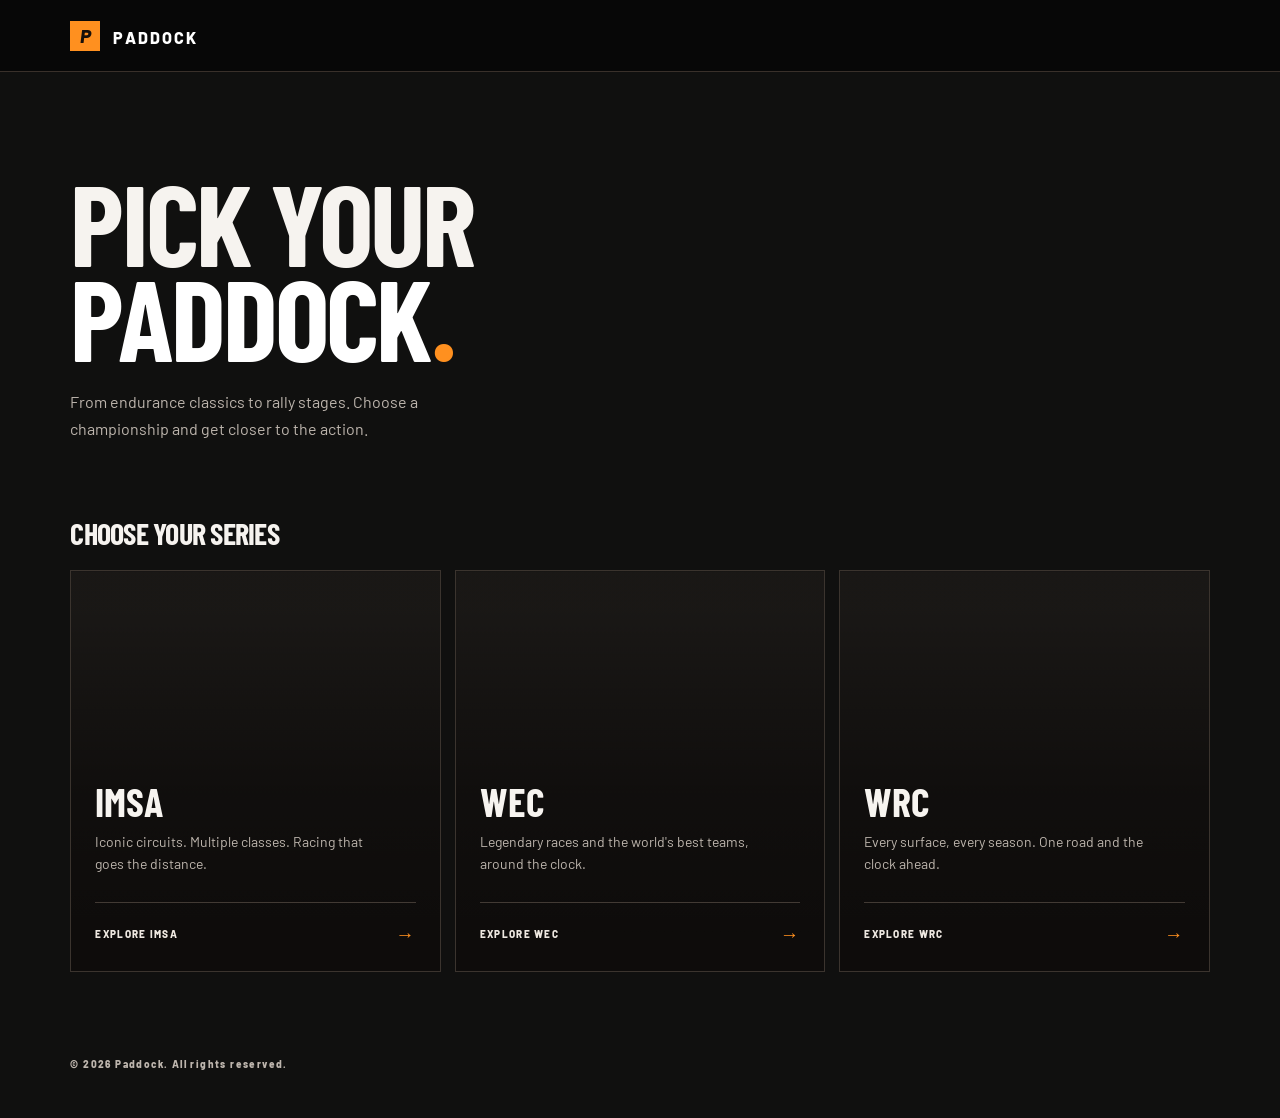
<file: index.html>
<!DOCTYPE html>
<html lang="en">

<head>
  <meta charset="UTF-8">
  <meta name="viewport" content="width=device-width, initial-scale=1">
  <meta name="description" content="Explore IMSA, WEC and WRC on Paddock.">
  <title>Paddock | Choose your series</title>
  <link rel="stylesheet" href="src/css/imsa.css">
  <link rel="stylesheet" href="src/css/index.css">
</head>

<body class="home-page">
  <header class="topbar">
    <a class="brand" href="index.html"><span class="brand-mark">P</span> PADDOCK</a>

  </header>

  <main class="shell home-shell">
    <section class="home-intro" aria-labelledby="home-title">
      <div>
        <h1 id="home-title">Pick your<br><span>paddock<span class="accent">.</span></span></h1>
        <p class="home-copy">From endurance classics to rally stages. Choose a championship and get closer to the
          action.</p>
      </div>

    </section>

    <section class="series-section" aria-labelledby="series-heading">
      <div class="series-heading">
        <div>
          <h2 id="series-heading">Choose your series</h2>
        </div><span class="section-note"></span>
      </div>
      <div class="series-grid">
        <a class="series-card card-imsa" href="src/imsa.html">
          <div class="card-content">
            <h3>IMSA</h3>
            <p>Iconic circuits. Multiple classes. Racing that goes the distance.</p>
            <span class="card-cta">EXPLORE IMSA <span aria-hidden="true">→</span></span>
          </div>
        </a>
        <a class="series-card card-wec" href="src/wec.html">
          <div class="card-content">
            <h3>WEC</h3>
            <p>Legendary races and the world's best teams, around the clock.</p>
            <span class="card-cta">EXPLORE WEC <span aria-hidden="true">→</span></span>
          </div>
        </a>
        <a class="series-card card-wrc" href="src/wrc.html">
          <div class="card-content">
            <h3>WRC</h3>
            <p>Every surface, every season. One road and the clock ahead.</p>
            <span class="card-cta">EXPLORE WRC <span aria-hidden="true">→</span></span>
          </div>
        </a>
      </div>
    </section>
    
  </main>
  <footer class="footer" style="margin-top: 3rem;">
    <div>
      <p class="home-title">© 2026 Paddock. All rights reserved.</p>
    </div>
  </footer>
</body>

</html>
</file>
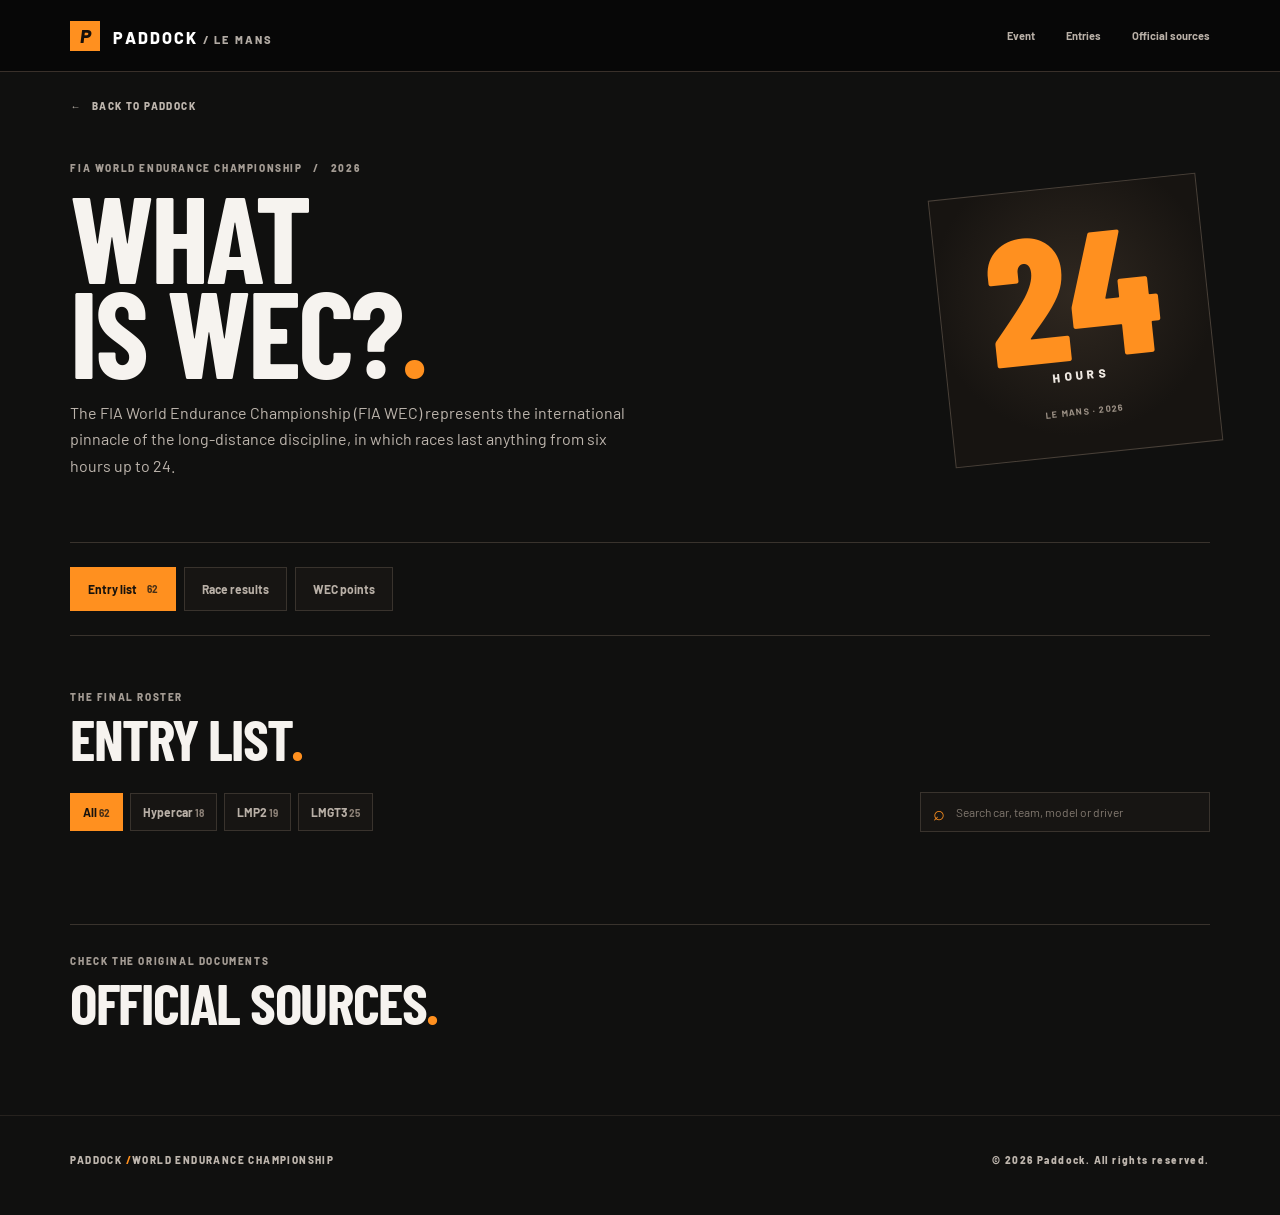
<file: src/wec.html>
<!DOCTYPE html>
<html lang="en">
<head>
    <meta charset="UTF-8">
    <meta name="viewport" content="width=device-width, initial-scale=1">
    <meta name="description" content="Explore the 2026 24 Hours of Le Mans entry list, final race classification and WEC points.">
    <title>24 Hours of Le Mans 2026 | Paddock</title>
    <link rel="stylesheet" href="css/imsa.css">
    <link rel="stylesheet" href="css/wec.css">
</head>
<body class="lemans-page">
    <header class="topbar">
        <a class="brand" href="../index.html"><span class="brand-mark">P</span> PADDOCK <span class="brand-sub">/ LE MANS</span></a>
        <nav class="lm-nav" aria-label="Le Mans page navigation">
            <a href="#event">Event</a>
            <a href="#entry-list">Entries</a>
            <a href="#official-sources">Official sources</a>
        </nav>
    </header>
    <main class="shell lm-shell">
        <a class="back-link lm-back" href="../index.html">← &nbsp; BACK TO PADDOCK</a>
        <section class="lm-hero" id="event" aria-labelledby="event-title">
            <div class="lm-hero-copy">
                <p class="lm-kicker">FIA WORLD ENDURANCE CHAMPIONSHIP &nbsp; / &nbsp; 2026</p>
                <h1 id="event-title">WHAT<br>IS WEC?<span class="accent">.</span></h1>
                <p class="lm-lede">The FIA World Endurance Championship (FIA WEC) represents the international pinnacle of the long-distance discipline, in which races last anything from six hours up to 24.</p>
            </div>
            <div class="lm-hero-mark" aria-hidden="true">
                <span>24</span>
                <small>HOURS</small>
                <i>LE MANS · 2026</i>
            </div>
        </section>
        <nav class="lm-view-tabs" aria-label="Le Mans data views">
            <button type="button" class="lm-view-tab is-active" data-view="entries" aria-pressed="true">Entry list <span>62</span></button>
            <button type="button" class="lm-view-tab" data-view="results" aria-pressed="false">Race results</button>
            <button type="button" class="lm-view-tab" data-view="points" aria-pressed="false">WEC points</button>
        </nav>
        <section class="lm-view" data-panel="entries" id="entry-list" aria-labelledby="entry-heading">
            <div class="lm-section-heading">
                <div>
                    <p class="lm-kicker">THE FINAL ROSTER</p>
                    <h2 id="entry-heading">Entry list<span class="accent">.</span></h2>
                </div>
                <p class="lm-entry-count" id="entry-count" aria-live="polite"></p>
            </div>
            <div class="lm-controls">
                <div class="lm-class-filters" role="group" aria-label="Filter entries by class">
                    <button type="button" class="lm-filter is-active" data-class="ALL" aria-pressed="true">All <span>62</span></button>
                    <button type="button" class="lm-filter" data-class="HYPERCAR" aria-pressed="false">Hypercar <span>18</span></button>
                    <button type="button" class="lm-filter" data-class="LMP2" aria-pressed="false">LMP2 <span>19</span></button>
                    <button type="button" class="lm-filter" data-class="LMGT3" aria-pressed="false">LMGT3 <span>25</span></button>
                </div>
                <label class="lm-search">
                    <span class="sr-only">Search by car number, team, manufacturer, car model or driver</span>
                    <span aria-hidden="true">⌕</span>
                    <input id="entry-search" type="search" placeholder="Search car, team, model or driver">
                </label>
            </div>
            <div class="lm-entry-grid" id="entries" aria-live="polite"></div>
        </section>
        <section class="lm-view" data-panel="results" hidden aria-labelledby="results-heading">
            <div class="lm-section-heading">
                <div>
                    <p class="lm-kicker">OFFICIAL FINAL CLASSIFICATION</p>
                    <h2 id="results-heading">Race results<span class="accent">.</span></h2>
                </div>
                <p class="lm-entry-count">Classified finishers first · retired entries after</p>
            </div>
            <div class="lm-table-wrap">
                <table class="lm-table">
                    <thead>
                        <tr>
                            <th scope="col">Overall</th>
                            <th scope="col">Class</th>
                            <th scope="col">Car / team</th>
                            <th scope="col">Status</th>
                            <th scope="col">Laps</th>
                            <th scope="col">Total time</th>
                            <th scope="col">Best lap</th>
                            <th scope="col">Pit stops</th>
                        </tr>
                    </thead>
                    <tbody id="results"></tbody>
                </table>
            </div>
            <p class="lm-footnote">A dash indicates a position or time not recorded for a retired entry. Class filter applies to this view too.</p>
        </section>
        <section class="lm-view" data-panel="points" hidden aria-labelledby="points-heading">
            <div class="lm-section-heading">
                <div>
                    <p class="lm-kicker">CHAMPIONSHIP SCORING</p>
                    <h2 id="points-heading">WEC points<span class="accent">.</span></h2>
                </div>
                <p class="lm-entry-count">Race points and pole bonus shown separately</p>
            </div>
            <p class="lm-points-note">These are championship points awarded at Le Mans, not race finishing positions. LMP2 is not a WEC championship class and is therefore shown in the entry list and race results only.</p>
            <div id="points-tables" class="lm-points-grid"></div>
        </section>
        <section class="lm-sources" id="official-sources" aria-labelledby="sources-heading">
            <div>
                <p class="lm-kicker">CHECK THE ORIGINAL DOCUMENTS</p>
                <h2 id="sources-heading">Official sources<span class="accent">.</span></h2>
            </div>
            <div class="lm-source-links" id="source-links"></div>
        </section>
    </main>
    <footer class="footer lm-footer">
        <span>PADDOCK <span class="accent">/</span>WORLD ENDURANCE CHAMPIONSHIP</span>
      <p class="home-title">© 2026 Paddock. All rights reserved.</p>
    </footer>
</body>
</html>
</file>
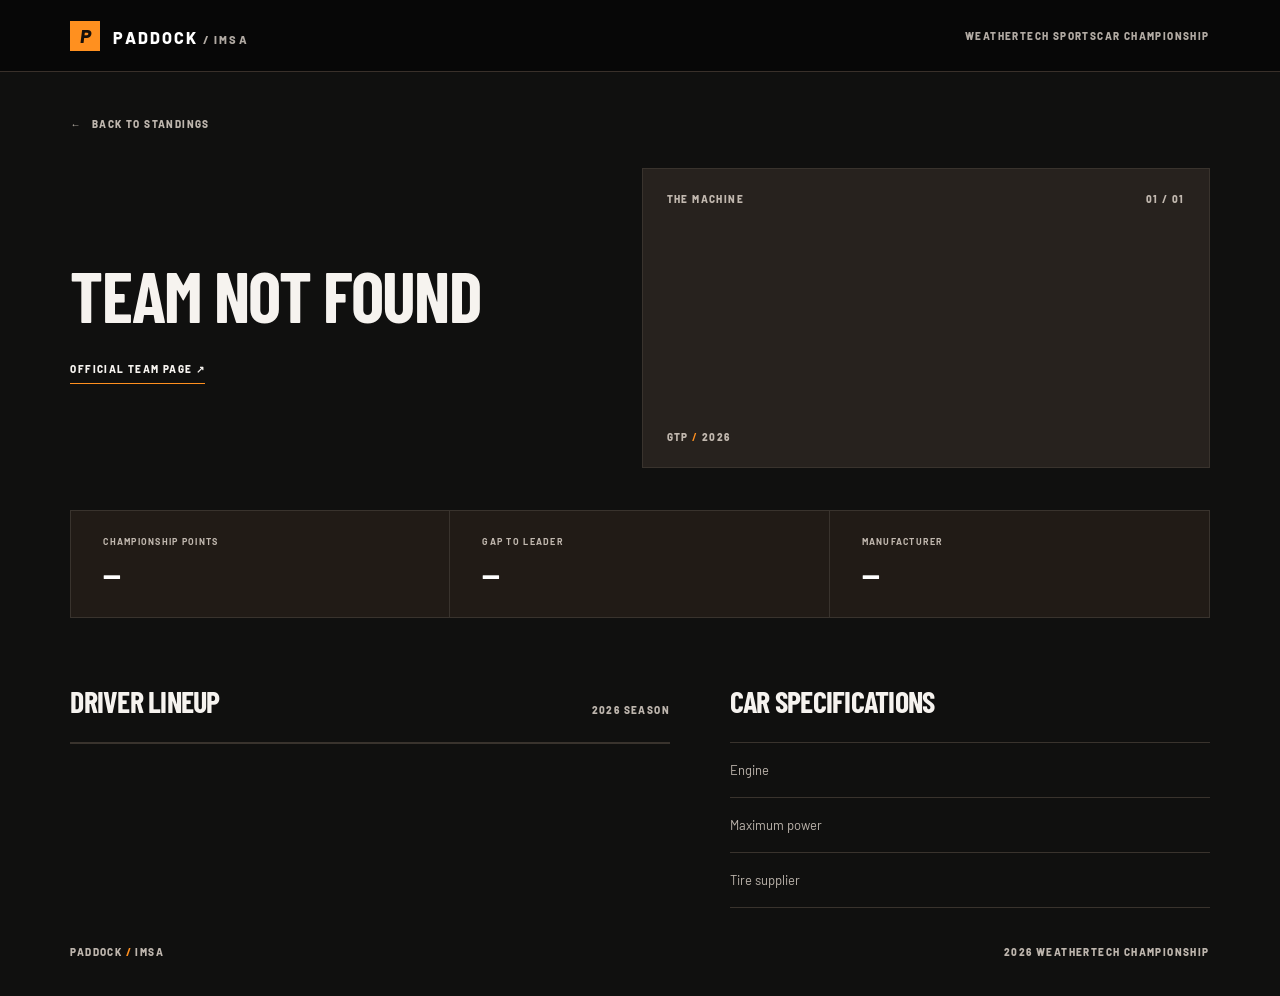
<file: src/imsa/imsateampage.html>
<!DOCTYPE html>
<html lang="en">

<head>
    <meta charset="UTF-8">
    <meta name="viewport" content="width=device-width, initial-scale=1">
    <title>Team Profile | Paddock</title>
    <link rel="stylesheet" href="../css/imsa.css">
    <script src="../js/imsa_weathertech_2026.js" defer></script>
    <script src="../js/imsateam.js" defer></script>
</head>

<body>
    <header class="topbar"><a class="brand" href="../imsa.html"><span class="brand-mark">P</span> PADDOCK <span
                class="brand-sub">/ IMSA</span></a><span class="topbar-label">WEATHERTECH SPORTSCAR CHAMPIONSHIP</span>
    </header>
    <main class="shell team-shell">
        <a class="back-link" href="../imsa.html">← &nbsp; BACK TO STANDINGS</a>
        <section class="team-hero">
            <div class="team-heading">
                <p id="team-number" class="car-number"></p>
                <h1 id="team-name"></h1>
                <p id="team-car-model" class="team-model"></p><a id="team-official-page" class="official-link">OFFICIAL
                    TEAM PAGE ↗</a>
            </div>
            <div class="car-visual"><span class="visual-label">THE MACHINE <span>01 / 01</span></span><img
                    id="team-car-image" alt="Car">
                <div class="visual-bottom"><span><span id="visual-class">GTP</span> <b>/</b> 2026</span><img id="team-manufacturer-logo"
                        alt="Manufacturer logo"></div>
            </div>
        </section>
        <section class="stats-bar" aria-label="Championship standings">
            <div><span>CHAMPIONSHIP POINTS</span><strong id="team-points">—</strong></div>
            <div><span>GAP TO LEADER</span><strong id="team-gap-to-leader">—</strong></div>
            <div><span>MANUFACTURER</span><strong id="team-manufacturer">—</strong></div>
        </section>
        <div class="detail-grid">
            <section class="detail-section">
                <div class="section-heading">
                    <div>
                        <h2>Driver lineup</h2>
                    </div><span class="section-note">2026 SEASON</span>
                </div>
                <ul id="team-drivers" class="driver-list"></ul>
            </section>
            <section class="detail-section">
                <div class="section-heading">
                    <div>
                        <h2>Car specifications</h2>
                    </div>
                </div>
                <dl class="spec-list">
                    <div>
                        <dt>Engine</dt>
                        <dd id="team-engine"></dd>
                    </div>
                    <div>
                        <dt>Maximum power</dt>
                        <dd id="team-power"></dd>
                    </div>
                    <div>
                        <dt>Tire supplier</dt>
                        <dd id="team-tires"></dd>
                    </div>
                </dl>
            </section>
        </div>
    </main>
    <footer class="footer"><span>PADDOCK <span class="accent">/</span> IMSA</span><span>2026 WEATHERTECH CHAMPIONSHIP</span></footer>
</body>

</html>
</file>
<file: src/css/imsa.css>
@import url('https://fonts.googleapis.com/css2?family=Barlow+Condensed:wght@500;600;700;800&family=Barlow:wght@400;500;600;700;800&display=swap');

:root {
    --ink: #f6f3ef;
    --muted: #b9b0a7;
    --line: #39332d;
    --paper: #10100f;
    --red: #ff901f
}


* {
    box-sizing: border-box
}

body {
    margin: 0;
    background: var(--paper);
    color: var(--ink);
    font-family: Barlow, Arial, sans-serif
}

a {
    color: inherit
}

.topbar {
    height: 72px;
    background: #171c1d;
    color: #fff;
    display: flex;
    align-items: center;
    justify-content: space-between;
    padding: 0 5.5%;
    gap: 20px
}

.brand {
    text-decoration: none;
    font-weight: 800;
    font-size: 16px;
    letter-spacing: .13em;
    white-space: nowrap
}

.brand-mark {
    display: inline-grid;
    place-items: center;
    width: 30px;
    height: 30px;
    background: var(--red);
    font-size: 19px;
    font-style: italic;
    letter-spacing: 0;
    margin-right: 8px
}

.brand-sub {
    color: #89918e;
    font-size: 11px
}

.topbar-label,
.section-note,
.visual-label,
.visual-bottom,
.footer,
.back-link,
.official-link {
    font-size: 10px;
    font-weight: 800;
    letter-spacing: .14em
}

.topbar-label {
    color: #a9b0ac
}

.shell {
    max-width: 1440px;
    margin: auto;
    padding: 0 5.5%
}

.page-intro {
    display: flex;
    justify-content: space-between;
    align-items: end;
    gap: 30px;
    padding: 84px 0 66px
}

h1,
h2,
p {
    margin-top: 0
}

h1,
h2 {
    font-family: 'Barlow Condensed', Arial, sans-serif;
    letter-spacing: -.025em
}

h1 {
    font-size: clamp(58px, 7vw, 102px);
    line-height: .9;
    margin-bottom: 20px;
    text-transform: uppercase;
    font-weight: 700
}

.accent {
    color: var(--red)
}

.intro-copy {
    font-size: 16px;
    color: #6f7772;
    margin: 0
}

.imsa-explainer {
    max-width: 800px
}

.imsa-explainer .intro-copy {
    line-height: 1.7
}

.imsa-explainer .intro-copy+.intro-copy {
    margin-top: 18px
}

.intro-aside {
    border-left: 1px solid #cfd5ce;
    padding-left: 24px;
    display: grid;
    gap: 3px;
    min-width: 150px
}

.intro-aside span,
.intro-aside small {
    font-size: 9px;
    font-weight: 800;
    letter-spacing: .15em;
    color: #8b928d
}

.intro-aside strong {
    font-family: 'Barlow Condensed', sans-serif;
    font-size: 48px;
    line-height: 1
}

.standings-section {
    background: #fff;
    border: 1px solid var(--line);
    padding: 34px 36px 18px
}

.section-heading {
    display: flex;
    justify-content: space-between;
    align-items: end;
    gap: 16px;
    margin-bottom: 26px
}

h2 {
    font-size: 30px;
    line-height: 1;
    margin: 0;
    text-transform: uppercase
}

.section-note {
    color: #969d98;
    white-space: nowrap
}

.table-wrap {
    overflow-x: auto
}

table {
    width: 100%;
    border-collapse: collapse;
    min-width: 900px;
    text-align: left
}

th {
    font-size: 9px;
    letter-spacing: .12em;
    color: #939b96;
    padding: 14px 12px;
    border-bottom: 1px solid #bec7c0
}

td {
    padding: 17px 12px;
    border-bottom: 1px solid #e9ece8;
    font-size: 13px
}

tbody tr {
    cursor: pointer;
    transition: background .15s
}

tbody tr:hover,
tbody tr:focus-within {
    background: #f5f7f3
}

.position {
    font-family: 'Barlow Condensed', sans-serif;
    font-size: 23px;
    font-weight: 700;
    color: #a5ada7
}

.team-link {
    display: flex;
    align-items: center;
    gap: 13px;
    text-decoration: none;
    min-width: 230px
}

.team-link:focus-visible,
.back-link:focus-visible,
.official-link:focus-visible {
    outline: 2px solid var(--red);
    outline-offset: 4px
}

.entry-number {
    display: grid;
    place-items: center;
    background: #222827;
    color: #fff;
    font-family: 'Barlow Condensed', sans-serif;
    font-size: 17px;
    font-weight: 700;
    width: 42px;
    height: 42px;
    flex: none
}

.team-link strong,
.team-link small {
    display: block
}

.team-link strong {
    font-size: 14px
}

.team-link small {
    font-size: 12px;
    color: #8a928d;
    margin-top: 4px
}

.manufacturer {
    white-space: nowrap;
    color: #555f59;
    font-weight: 600
}

.manufacturer img {
    width: 30px;
    max-height: 28px;
    object-fit: contain;
    vertical-align: middle;
    margin-right: 10px
}

.drivers-cell {
    color: #7e8781;
    font-size: 11px;
    line-height: 1.6;
    max-width: 220px
}

.points {
    font-weight: 800;
    font-size: 15px
}

.gap {
    font-size: 11px;
    font-weight: 700;
    color: #8a928d
}

.row-arrow {
    color: var(--red);
    font-size: 18px
}

.footnote {
    color: #929a94;
    font-size: 11px;
    margin: 19px 0 0
}

.footer {
    max-width: 1440px;
    margin: 0 auto;
    display: flex;
    justify-content: space-between;
    padding: 38px 5.5%;
    color: #949c96
}

.sr-only {
    position: absolute;
    width: 1px;
    height: 1px;
    overflow: hidden;
    clip: rect(0, 0, 0, 0)
}

.team-shell {
    padding-top: 40px
}

.back-link {
    display: inline-block;
    text-decoration: none;
    color: #7c857f;
    margin-bottom: 38px
}

.back-link:hover,
.official-link:hover {
    color: var(--red)
}

.team-hero {
    display: grid;
    grid-template-columns: 1fr 1.1fr;
    gap: 55px;
    align-items: center
}

.team-heading h1 {
    font-size: clamp(48px, 5.5vw, 82px);
    max-width: 650px
}

.car-number {
    font-family: 'Barlow Condensed', sans-serif;
    font-size: 28px;
    font-weight: 700;
    color: var(--red);
    margin-bottom: 12px
}

.team-model {
    font-size: 18px;
    color: #78817b;
    margin-bottom: 30px
}

.official-link {
    display: inline-block;
    text-decoration: none;
    border-bottom: 1px solid var(--red);
    padding-bottom: 8px
}

.car-visual {
    min-height: 300px;
    background: #e7ebe5;
    display: flex;
    flex-direction: column;
    justify-content: space-between;
    padding: 24px;
    overflow: hidden
}

.visual-label,
.visual-bottom {
    display: flex;
    justify-content: space-between;
    color: #8d9690
}

.car-visual>img {
    width: 100%;
    max-height: 205px;
    object-fit: contain
}

.visual-bottom {
    align-items: end;
    color: #606b63
}

.visual-bottom b {
    color: var(--red)
}

.visual-bottom img {
    width: 48px;
    max-height: 40px;
    object-fit: contain
}

.stats-bar {
    display: grid;
    grid-template-columns: repeat(3, 1fr);
    background: #1d2322;
    color: #fff;
    margin: 42px 0 68px
}

.stats-bar>div {
    padding: 25px 32px;
    border-right: 1px solid #39403d
}

.stats-bar>div:last-child {
    border: 0
}

.stats-bar span {
    display: block;
    color: #a5aea8;
    font-size: 9px;
    font-weight: 700;
    letter-spacing: .14em;
    margin-bottom: 9px
}

.stats-bar strong {
    font-family: 'Barlow Condensed', sans-serif;
    font-size: 30px;
    text-transform: uppercase
}

.detail-grid {
    display: grid;
    grid-template-columns: 1.25fr 1fr;
    gap: 60px
}

.detail-section {
    min-width: 0
}

.driver-list {
    padding: 0;
    margin: 0;
    list-style: none;
    display: grid;
    grid-template-columns: 1fr 1fr;
    gap: 1px;
    background: var(--line);
    border: 1px solid var(--line)
}

.driver-list li {
    display: flex;
    align-items: center;
    gap: 14px;
    background: #fff;
    padding: 12px;
    min-width: 0
}

.driver-list img {
    width: 60px;
    height: 60px;
    object-fit: cover;
    background: #eef1ed
}

.driver-list strong,
.driver-list small {
    display: block
}

.driver-list strong {
    font-size: 14px
}

.driver-list small {
    margin-top: 5px;
    font-size: 11px;
    color: #8b948e
}

.spec-list {
    margin: 0;
    border-top: 1px solid var(--line)
}

.spec-list div {
    display: flex;
    justify-content: space-between;
    gap: 20px;
    padding: 19px 0;
    border-bottom: 1px solid var(--line);
    font-size: 13px
}

.spec-list dt {
    color: #8b948e
}

.spec-list dd {
    margin: 0;
    font-weight: 700;
    text-align: right
}

@media(max-width:800px) {
    .topbar-label {
        display: none
    }

    .page-intro {
        padding: 60px 0 45px
    }

    .intro-aside {
        display: none
    }

    .standings-section {
        padding: 25px 18px 16px
    }

    .section-note {
        display: none
    }

    .team-hero {
        grid-template-columns: 1fr;
        gap: 30px
    }

    .team-heading h1 {
        font-size: 58px
    }

    .car-visual {
        min-height: 240px
    }

    .stats-bar {
        margin: 24px 0 45px
    }

    .stats-bar>div {
        padding: 20px 15px
    }

    .stats-bar strong {
        font-size: 23px
    }

    .detail-grid {
        grid-template-columns: 1fr;
        gap: 45px
    }

    .footer {
        padding-top: 30px
    }
}

@media(max-width:480px) {
    .topbar {
        height: 62px
    }

    .page-intro h1 {
        font-size: 58px
    }

    .intro-copy {
        line-height: 1.5
    }

    .driver-list {
        grid-template-columns: 1fr
    }

    .stats-bar span {
        font-size: 8px;
        line-height: 1.5
    }

    .stats-bar strong {
        font-size: 20px
    }

    .team-heading h1 {
        font-size: 48px
    }
}


.topbar {
    background: #070707;
    border-bottom: 1px solid #39302a;
}

.brand-mark,
.entry-number {
    background: var(--red);
    color: #18100a;
}

.brand-sub,
.topbar-label {
    color: #b1aaa3;
}

.intro-copy,
.team-model,
.back-link,
.footnote,
.footer,
.section-note,
.team-link small,
.gap,
.driver-list small,
.spec-list dt,
.intro-aside span,
.intro-aside small,
.drivers-cell,
.manufacturer,
th,
.position {
    color: #bdb5ad;
}

.intro-aside,
th,
td {
    border-color: var(--line);
}

.standings-section,
.driver-list li {
    background: #1c1a18;
}

tbody tr:hover,
tbody tr:focus-within {
    background: #33271d;
}

.car-visual {
    background: #27221e;
    border: 1px solid var(--line);
}

.visual-label,
.visual-bottom {
    color: #c1b8af;
}

.stats-bar {
    background: #211b16;
    border: 1px solid var(--line);
}

.stats-bar>div {
    border-color: var(--line);
}

.stats-bar span {
    color: #c1b8af;
}

.manufacturer img,
.visual-bottom img {
    background: #f2eee8;
    padding: 3px;
    border-radius: 3px;
}

.driver-list img {
    background: #39332d;
}

.class-nav {
    display: flex;
    flex-wrap: wrap;
    gap: 8px;
    margin: 0 0 28px;
}

.class-nav a {
    padding: 9px 14px;
    border: 1px solid var(--line);
    color: var(--ink);
    text-decoration: none;
    font-size: 11px;
    font-weight: 700;
    letter-spacing: .08em;
}

.class-nav a:hover,
.class-nav a:focus-visible {
    border-color: var(--red);
    color: var(--red);
}

.class-section {
    margin-top: 34px;
    scroll-margin-top: 20px;
}

.class-heading {
    display: flex;
    align-items: center;
    justify-content: space-between;
    gap: 15px;
    border-left: 3px solid var(--red);
    padding: 3px 0 3px 12px;
}

.class-heading h3 {
    font: 700 25px/1 'Barlow Condensed', sans-serif;
    margin: 0;
    text-transform: uppercase;
}

.class-heading span {
    color: #bdb5ad;
    font-size: 10px;
    font-weight: 700;
    letter-spacing: .1em;
}

.class-note {
    color: #bdb5ad;
    font-size: 12px;
    margin: 12px 0 0;
}

.imsa-topbar {
    height: auto;
    min-height: 72px;
    flex-wrap: wrap;
    gap: 12px 24px;
    padding-block: 14px;
}

.imsa-nav {
    display: flex;
    flex-wrap: wrap;
    gap: 8px;
}

.imsa-nav a {
    padding: 8px 12px;
    border: 1px solid var(--line);
    color: var(--ink);
    font-weight: 700;
    font-size: 13px;
    text-decoration: none;
}

.imsa-nav a:hover,
.imsa-nav a:focus-visible {
    border-color: var(--red);
    color: var(--red);
}

#overview,
#watch-heading,
#circuits-heading,
#standings-heading {
    scroll-margin-top: 20px;
}

.watch-section {
    padding: 20px 0 0;
}

.watch-links {
    display: grid;
    grid-template-columns: minmax(0, 1fr);
    gap: 24px;
}

.watch-video {
    min-width: 0;
}

.watch-video iframe {
    display: block;
    width: 100%;
    aspect-ratio: 16 / 9;
    border: 1px solid var(--line);
    background: #080808;
}

.watch-fallback {
    display: inline-block;
    margin-top: 12px;
    color: #bdb5ad;
    font-size: 12px;
    text-underline-offset: 3px;
}

.watch-fallback:hover,
.watch-fallback:focus-visible {
    color: var(--red);
}

.channel-card {
    display: block;
    align-self: start;
    overflow: hidden;
    border: 1px solid var(--line);
    background: #1c1a18;
    color: var(--ink);
    text-decoration: none;
    transition: border-color .2s ease;
}

.channel-card:hover,
.channel-card:focus-visible {
    border-color: var(--red);
}

.channel-card:focus-visible {
    outline: 2px solid var(--red);
    outline-offset: 3px;
}

.channel-cover {
    position: relative;
    height: 150px;
    overflow: hidden;
    background: #2a211a;
}

.channel-cover::after {
    content: '';
    position: absolute;
    inset: 0;
    background: linear-gradient(90deg, rgba(17, 13, 10, .82), rgba(17, 13, 10, .15));
}

.channel-cover>img {
    width: 100%;
    height: 100%;
    object-fit: cover;
}

.channel-cover-label {
    position: absolute;
    z-index: 1;
    left: 22px;
    bottom: 19px;
    color: #fff;
    font-size: 10px;
    font-weight: 800;
    letter-spacing: .13em;
}

.channel-details {
    display: flex;
    flex-wrap: wrap;
    align-items: center;
    gap: 14px;
    padding: 20px;
}

.channel-logo {
    flex: none;
    display: grid;
    place-items: center;
    width: 58px;
    height: 58px;
    padding: 6px;
    border-radius: 50%;
    background: #eeeae4;
}

.channel-logo img {
    width: 100%;
    max-height: 100%;
    object-fit: contain;
}

.channel-text {
    flex: 1 1 180px;
    min-width: 0;
}

.channel-text strong,
.channel-text small,
.channel-text>span {
    display: block;
}

.channel-text strong {
    font: 700 23px/1 'Barlow Condensed', Arial, sans-serif;
    text-transform: uppercase;
}

.channel-text small {
    margin-top: 5px;
    color: var(--red);
    font-size: 12px;
}

.channel-text>span {
    margin-top: 8px;
    color: #bdb5ad;
    font-size: 12px;
    line-height: 1.5;
}

.channel-button {
    padding: 10px 12px;
    background: var(--red);
    color: #18100a;
    font-size: 10px;
    font-weight: 800;
    letter-spacing: .08em;
}

.watch-link {
    display: flex;
    align-items: center;
    gap: 16px;
    padding: 20px;
    background: #1c1a18;
    border: 1px solid var(--line);
    color: var(--ink);
    text-decoration: none;
    transition: border-color .2s ease, background .2s ease;
}

.watch-links>.watch-link {
    align-self: start;
}

.watch-link:hover,
.watch-link:focus-visible {
    border-color: var(--red);
    background: #29221d;
}

.watch-link:focus-visible {
    outline: 2px solid var(--red);
    outline-offset: 3px;
}

.watch-play {
    display: grid;
    place-items: center;
    flex: none;
    width: 42px;
    height: 42px;
    background: var(--red);
    color: #18100a;
    font-size: 15px;
}

.watch-link strong,
.watch-link small {
    display: block;
}

.watch-link strong {
    font-family: 'Barlow Condensed', Arial, sans-serif;
    font-size: 21px;
    text-transform: uppercase;
}

.watch-link small {
    color: #bdb5ad;
    font-size: 12px;
    margin-top: 4px;
}

.watch-arrow {
    margin-left: auto;
    color: var(--red);
    font-size: 20px;
}

@media (max-width: 650px) {
    .watch-links {
        grid-template-columns: 1fr;
    }
}

@media (prefers-reduced-motion: reduce) {

    .watch-link,
    .channel-card {
        transition: none;
    }
}

.circuits-section {
    padding: 84px 0 20px;
}

.circuits-section .section-heading {
    margin-bottom: 12px;
}

.circuits-intro {
    color: #bdb5ad;
    font-size: 14px;
    line-height: 1.6;
    margin-bottom: 26px;
}

.circuit-grid {
    display: grid;
    grid-template-columns: repeat(4, minmax(0, 1fr));
    gap: 14px;
}

.circuit-card {
    min-width: 0;
    background: #1c1a18;
    border: 1px solid var(--line);
    transition: border-color .2s ease, transform .2s ease;
}

.circuit-card:hover {
    border-color: var(--red);
    transform: translateY(-3px);
}

.circuit-map {
    position: relative;
    height: 175px;
    overflow: hidden;
    background: #eeeae4;
}

.circuit-map img {
    position: absolute;
    inset: 20px;
    display: block;
    width: calc(100% - 40px);
    height: calc(100% - 40px);
    max-width: 100%;
    max-height: 100%;
    object-fit: contain;
}

.circuit-info {
    display: flex;
    align-items: baseline;
    gap: 12px;
    padding: 18px;
}

.circuit-info span {
    color: var(--red);
    font-size: 10px;
    font-weight: 800;
    letter-spacing: .1em;
}

.circuit-info h3 {
    font-family: 'Barlow Condensed', Arial, sans-serif;
    font-size: 20px;
    line-height: 1.1;
    text-transform: uppercase;
    margin: 0;
}

.circuits-section .footnote a {
    color: inherit;
    text-underline-offset: 3px;
}

.circuits-section .footnote a:hover,
.circuits-section .footnote a:focus-visible {
    color: var(--red);
}

@media (max-width: 900px) {
    .circuit-grid {
        grid-template-columns: repeat(3, minmax(0, 1fr));
    }
}

@media (max-width: 650px) {
    .circuits-section {
        padding-top: 55px;
    }

    .circuit-grid {
        grid-template-columns: repeat(2, minmax(0, 1fr));
    }

    .circuit-map {
        height: 145px;
    }

    .circuit-map img {
        inset: 14px;
        width: calc(100% - 28px);
        height: calc(100% - 28px);
    }
}

@media (max-width: 360px) {
    .circuit-grid {
        grid-template-columns: 1fr;
    }
}

@media (prefers-reduced-motion: reduce) {
    .circuit-card {
        transition: none;
    }

    .circuit-card:hover {
        transform: none;
    }
}
</file>
<file: src/css/index.css>
.home-page {
    overflow-x: hidden;
}

.home-shell {
    padding-top: clamp(65px, 8vw, 112px);
}

.home-intro {
    display: flex;
    align-items: flex-end;
    justify-content: space-between;
    gap: 30px;
    padding-bottom: 76px;
}

.home-intro h1 {
    font-size: clamp(70px, 9vw, 132px);
    line-height: .82;
    margin: 0 0 26px;
}

.home-intro h1>span {
    color: #fff;
}

.home-copy {
    max-width: 425px;
    color: #bdb5ad;
    font-size: 16px;
    line-height: 1.65;
    margin: 0;
}

.home-index {
    border-left: 1px solid var(--line);
    padding-left: 24px;
    display: grid;
    gap: 5px;
    min-width: 135px;
}

.home-index span,
.card-cta,
.home-bottom {
    font-size: 10px;
    font-weight: 800;
    letter-spacing: .13em;
}

.home-index span {
    color: #a39b93;
}

.home-index strong {
    font: 700 68px/.95 'Barlow Condensed', sans-serif;
    color: var(--red);
}

.series-heading {
    display: flex;
    align-items: end;
    justify-content: space-between;
    gap: 20px;
    margin-bottom: 22px;
}

.series-grid {
    display: grid;
    grid-template-columns: repeat(3, minmax(0, 1fr));
    gap: 14px;
}

.series-card {
    display: flex;
    flex-direction: column;
    min-width: 0;
    min-height: 390px;
    border: 1px solid #3b342e;
    background-color: #1b1917;
    background-image: linear-gradient(180deg, rgb(14 12 11 / 12%) 10%, rgb(14 12 11 / 82%) 55%, #0e0c0b 91%), var(--card-photo);
    background-position: center;
    background-size: cover;
    color: #f7f4f0;
    text-decoration: none;
    transition: transform .25s ease, border-color .25s ease;
}

.card-imsa {
    --card-photo: url("https://cdn-8.motorsport.com/images/amp/2wBdpkM0/s6/01-chip-ganassi-racing-cadilla.jpg");
}

.card-wec {
    --card-photo: url("https://cdn-4.motorsport.com/images/amp/Y99kgEqY/s1000/83-af-corse-ferrari-499p-rober-2.jpg");
}

.card-wrc {
    --card-photo: url("https://toyotagazooracing.com/-/media/TMC/tgr/global/contents/wrc/images/report/2022/10/photo-day3-03.jpg");
}

.card-le-mans {
    --card-photo: url("../js/le_mans_assets/car-7.png");
}

.series-card:hover,
.series-card:focus-visible {
    transform: translateY(-7px);
    border-color: var(--red);
}

.series-card:focus-visible {
    outline: 2px solid var(--red);
    outline-offset: 4px;
}

.card-content {
    display: flex;
    flex-direction: column;
    flex: 1;
    padding: 200px 24px 25px;
}

.card-content h3 {
    font: 700 40px/1 'Barlow Condensed', sans-serif;
    margin: 10px 0;
}

.card-content p {
    color: #bdb5ad;
    font-size: 14px;
    line-height: 1.55;
    max-width: 280px;
    margin: 0 0 28px;
}

.card-cta {
    margin-top: auto;
    padding-top: 19px;
    border-top: 1px solid #423a34;
    color: #eee8e1;
    display: flex;
    justify-content: space-between;
    align-items: center;
}

.card-cta span {
    color: var(--red);
    font-size: 19px;
    transition: transform .25s ease;
}

.series-card:hover .card-cta span,
.series-card:focus-visible .card-cta span {
    transform: translateX(5px);
}

.home-bottom {
    display: flex;
    justify-content: space-between;
    gap: 20px;
    color: #a39b93;
    padding: 30px 0 12px;
}

@media (max-width: 800px) {
    .home-intro {
        padding-bottom: 55px;
    }

    .home-index {
        display: none;
    }

    .series-grid {
        grid-template-columns: 1fr;
    }

    .series-card {
        min-height: 320px;
    }

    .card-content {
        padding-top: 155px;
    }
}

@media (max-width: 480px) {
    .home-shell {
        padding-top: 65px;
    }

    .home-intro h1 {
        font-size: 70px;
    }

    .home-bottom {
        flex-direction: column;
        font-size: 9px;
    }
}

@media (prefers-reduced-motion: reduce) {

    .series-card,
    .card-cta span {
        transition: none;
    }

    .series-card:hover,
    .series-card:focus-visible,
    .series-card:hover .card-cta span,
    .series-card:focus-visible .card-cta span {
        transform: none;
    }
}
</file>
<file: src/css/wec.css>
footer{
    height: 100px;
    width: 100%;
    background-repeat: no-repeat;
    background-image: url(https://www.fiawec.com/umbrella_media/manufacturers-logos-couleur-rvb-footer-6a15a002a5d1d011895756.svg);
}

.lemans-page {
    overflow-x: hidden;
}

.lm-nav {
    display: flex;
    align-items: center;
    gap: clamp(14px, 2.4vw, 34px);
}

.lm-nav a {
    color: #b9b0a7;
    font-size: 11px;
    font-weight: 700;
    text-decoration: none;
    transition: color .2s ease;
}

.lm-nav a:hover,
.lm-nav a:focus-visible {
    color: var(--red);
}

.lm-shell {
    padding-bottom: 20px;
}

.lm-back {
    margin: 28px 0 0;
}

.lm-hero {
    display: flex;
    min-height: 430px;
    align-items: center;
    justify-content: space-between;
    gap: 35px;
    padding: 48px 0 62px;
    border-bottom: 1px solid var(--line);
}

.lm-hero-copy {
    max-width: 740px;
}

.lm-kicker {
    margin: 0 0 14px;
    color: #a39b93;
    font-size: 10px;
    font-weight: 800;
    letter-spacing: .16em;
}

.lm-hero h1 {
    margin-bottom: 22px;
    font-size: clamp(62px, 9.5vw, 132px);
    line-height: .78;
}

.lm-lede {
    max-width: 560px;
    margin: 0;
    color: #bdb5ad;
    font-size: 16px;
    line-height: 1.65;
}

.lm-hero-mark {
    display: grid;
    min-width: clamp(155px, 21vw, 290px);
    width: clamp(155px, 21vw, 290px);
    height: clamp(155px, 21vw, 290px);
    align-content: center;
    justify-items: center;
    border: 1px solid #494038;
    background: radial-gradient(circle at 50% 40%, #302820, #171411 68%);
    color: var(--red);
    transform: rotate(-6deg);
}

.lm-hero-mark span {
    font: 800 clamp(92px, 14vw, 180px)/.72 'Barlow Condensed', sans-serif;
}

.lm-hero-mark small {
    margin-top: 15px;
    color: #eee8e1;
    font-size: 12px;
    font-weight: 800;
    letter-spacing: .36em;
}

.lm-hero-mark i {
    margin-top: 24px;
    color: #9c9186;
    font-size: 9px;
    font-style: normal;
    font-weight: 700;
    letter-spacing: .14em;
}

.lm-view-tabs {
    display: flex;
    gap: 8px;
    padding: 24px 0;
    border-bottom: 1px solid var(--line);
}

.lm-view-tab,
.lm-filter {
    border: 1px solid #39332d;
    background: #171513;
    color: #b9b0a7;
    cursor: pointer;
    font: inherit;
    font-size: 12px;
    font-weight: 700;
    transition: background .2s ease, border-color .2s ease, color .2s ease;
}

.lm-view-tab {
    display: flex;
    min-height: 44px;
    align-items: center;
    gap: 10px;
    padding: 0 17px;
}

.lm-view-tab span,
.lm-filter span {
    color: #8c8177;
    font-size: 10px;
}

.lm-view-tab:hover,
.lm-filter:hover {
    border-color: var(--red);
    color: var(--ink);
}

.lm-view-tab.is-active,
.lm-filter.is-active {
    border-color: var(--red);
    background: var(--red);
    color: #17120d;
}

.lm-view-tab.is-active span,
.lm-filter.is-active span {
    color: #493016;
}

.lm-view-tab:focus-visible,
.lm-filter:focus-visible,
.lm-search input:focus-visible {
    outline: 2px solid var(--red);
    outline-offset: 3px;
}

.lm-view {
    padding: 55px 0 70px;
}

.lm-view[hidden] {
    display: none;
}

.lm-section-heading {
    display: flex;
    align-items: end;
    justify-content: space-between;
    gap: 24px;
    margin-bottom: 26px;
}

.lm-section-heading h2,
.lm-sources h2 {
    margin: 0;
    font-size: clamp(38px, 5vw, 58px);
    line-height: .95;
}

.lm-section-heading .lm-kicker,
.lm-sources .lm-kicker {
    margin-bottom: 8px;
}

.lm-entry-count {
    margin: 0 0 5px;
    color: #9c938a;
    font-size: 11px;
    text-align: right;
}

.lm-controls {
    display: flex;
    align-items: center;
    justify-content: space-between;
    gap: 16px;
    margin-bottom: 22px;
}

.lm-class-filters {
    display: flex;
    flex-wrap: wrap;
    gap: 7px;
}

.lm-filter {
    min-height: 38px;
    padding: 0 12px;
}

.lm-search {
    display: flex;
    min-width: min(100%, 290px);
    align-items: center;
    gap: 9px;
    padding: 0 12px;
    border: 1px solid #39332d;
    background: #171513;
    color: var(--red);
}

.lm-search > span {
    font-size: 20px;
}

.lm-search input {
    width: 100%;
    min-height: 38px;
    border: 0;
    outline: 0;
    background: transparent;
    color: var(--ink);
    font: inherit;
    font-size: 12px;
}

.lm-search input::placeholder {
    color: #81786f;
}

.lm-entry-grid {
    display: grid;
    grid-template-columns: repeat(2, minmax(0, 1fr));
    gap: 14px;
}

.lm-entry-card {
    min-width: 0;
    padding: 18px;
    border: 1px solid #39332d;
    background: linear-gradient(140deg, #1d1a17, #131210 65%);
}

.lm-card-top {
    display: flex;
    align-items: center;
    justify-content: space-between;
    gap: 15px;
}

.lm-class-label {
    color: #a39b93;
    font-size: 9px;
    font-weight: 800;
    letter-spacing: .14em;
}

.lm-number {
    color: var(--red);
    font: 800 36px/.9 'Barlow Condensed', sans-serif;
    font-variant-numeric: tabular-nums;
}

.lm-team {
    margin: 9px 0 2px;
    font-size: 15px;
    font-weight: 800;
    letter-spacing: .025em;
}

.lm-model {
    margin: 0;
    color: #aaa198;
    font-size: 12px;
}

.lm-livery {
    display: grid;
    height: 145px;
    place-items: center;
    margin: 16px -3px 14px;
    overflow: hidden;
    background: linear-gradient(180deg, #eeeae3, #c9c4bb);
}

.lm-livery img {
    display: block;
    width: 100%;
    height: 100%;
    object-fit: contain;
}

.lm-entry-meta {
    display: flex;
    min-height: 38px;
    align-items: center;
    justify-content: space-between;
    gap: 10px;
    border-bottom: 1px solid #39332d;
    color: #a39b93;
    font-size: 10px;
}

.lm-manufacturer {
    display: flex;
    align-items: center;
    gap: 8px;
    font-size: 9px;
    font-weight: 800;
    letter-spacing: .08em;
}

.lm-manufacturer img {
    display: block;
    max-width: 80px;
    max-height: 25px;
    object-fit: contain;
}

.lm-drivers {
    display: grid;
    grid-template-columns: repeat(3, minmax(0, 1fr));
    gap: 8px;
    padding-top: 13px;
}

.lm-driver {
    display: flex;
    min-width: 0;
    align-items: center;
    gap: 8px;
}

.lm-driver img,
.lm-avatar-placeholder {
    flex: 0 0 38px;
    width: 38px;
    height: 38px;
    border: 1px solid #50483f;
    border-radius: 50%;
}

.lm-driver img {
    object-fit: cover;
    object-position: center top;
    background: #27231f;
}

.lm-avatar-placeholder {
    position: relative;
    display: block;
    overflow: hidden;
    background: #302b25;
}

.lm-avatar-placeholder::before {
    position: absolute;
    top: 7px;
    left: 13px;
    width: 10px;
    height: 10px;
    border-radius: 50%;
    background: #93887b;
    content: "";
}

.lm-avatar-placeholder::after {
    position: absolute;
    bottom: -3px;
    left: 6px;
    width: 24px;
    height: 20px;
    border-radius: 14px 14px 6px 6px;
    background: #93887b;
    content: "";
}

.lm-driver-name {
    overflow: hidden;
    color: #ddd6cf;
    font-size: 10px;
    font-weight: 600;
    line-height: 1.3;
    text-overflow: ellipsis;
}

.lm-empty {
    grid-column: 1 / -1;
    padding: 40px 20px;
    border: 1px dashed #50483f;
    color: #aaa198;
    text-align: center;
}

.lm-table-wrap {
    overflow-x: auto;
    border: 1px solid #39332d;
}

.lm-table {
    width: 100%;
    border-collapse: collapse;
    font-size: 12px;
    text-align: left;
}

.lm-table th,
.lm-table td {
    padding: 13px 12px;
    border-bottom: 1px solid #39332d;
    white-space: nowrap;
}

.lm-table th {
    background: #201c18;
    color: #a39b93;
    font-size: 9px;
    letter-spacing: .11em;
    text-transform: uppercase;
}

.lm-table td {
    color: #d6cec5;
}

.lm-table tbody tr:last-child td {
    border-bottom: 0;
}

.lm-table .lm-result-retired td {
    color: #93877c;
}

.lm-table .lm-result-position {
    color: var(--red);
    font-weight: 800;
}

.lm-table .lm-result-car {
    color: var(--ink);
    font-weight: 700;
}

.lm-footnote,
.lm-points-note {
    margin: 14px 0 0;
    color: #9c938a;
    font-size: 12px;
    line-height: 1.6;
}

.lm-points-note {
    max-width: 820px;
    margin: -8px 0 24px;
}

.lm-points-grid {
    display: grid;
    grid-template-columns: repeat(2, minmax(0, 1fr));
    gap: 20px;
}

.lm-points-group {
    min-width: 0;
    border: 1px solid #39332d;
    background: #171513;
}

.lm-points-group h3 {
    margin: 0;
    padding: 16px;
    border-bottom: 1px solid #39332d;
    font: 700 22px/1 'Barlow Condensed', sans-serif;
}

.lm-points-group .lm-table th,
.lm-points-group .lm-table td {
    padding: 10px;
}

.lm-points-group .lm-table th:first-child,
.lm-points-group .lm-table td:first-child {
    padding-left: 16px;
}

.lm-point-value {
    color: var(--red) !important;
    font-variant-numeric: tabular-nums;
    font-weight: 800;
}

.lm-sources {
    display: flex;
    align-items: end;
    justify-content: space-between;
    gap: 25px;
    padding: 30px 0 65px;
    border-top: 1px solid var(--line);
}

.lm-source-links {
    display: flex;
    flex-wrap: wrap;
    gap: 8px;
}

.lm-source-link {
    padding: 11px 13px;
    border: 1px solid #494038;
    color: #d6cec5;
    font-size: 10px;
    font-weight: 800;
    letter-spacing: .08em;
    text-decoration: none;
}

.lm-source-link:hover,
.lm-source-link:focus-visible {
    border-color: var(--red);
    color: var(--red);
}

.lm-footer {
    border-top: 1px solid #26221e;
}

@media (max-width: 900px) {
    .lm-entry-grid,
    .lm-points-grid {
        grid-template-columns: 1fr;
    }
}

@media (max-width: 640px) {
    .lm-nav {
        gap: 12px;
    }

    .lm-nav a {
        font-size: 9px;
    }

    .lm-hero {
        min-height: auto;
        padding: 50px 0;
    }

    .lm-hero-mark {
        display: none;
    }

    .lm-section-heading,
    .lm-controls,
    .lm-sources {
        align-items: stretch;
        flex-direction: column;
    }

    .lm-entry-count {
        text-align: left;
    }

    .lm-search {
        min-width: 0;
    }

    .lm-view-tabs {
        gap: 5px;
    }

    .lm-view-tab {
        flex: 1;
        justify-content: center;
        gap: 6px;
        padding: 0 8px;
        font-size: 10px;
    }

    .lm-drivers {
        gap: 5px;
    }

    .lm-driver {
        align-items: flex-start;
        flex-direction: column;
    }

    .lm-table {
        font-size: 11px;
    }
}

@media (max-width: 420px) {
    .lemans-page .topbar {
        height: auto;
        min-height: 72px;
        flex-wrap: wrap;
        padding-top: 12px;
        padding-bottom: 12px;
    }

    .lm-nav {
        flex: 1 0 100%;
        justify-content: space-between;
    }
}

@media (prefers-reduced-motion: reduce) {
    .lm-nav a,
    .lm-view-tab,
    .lm-filter {
        transition: none;
    }
}
</file>
